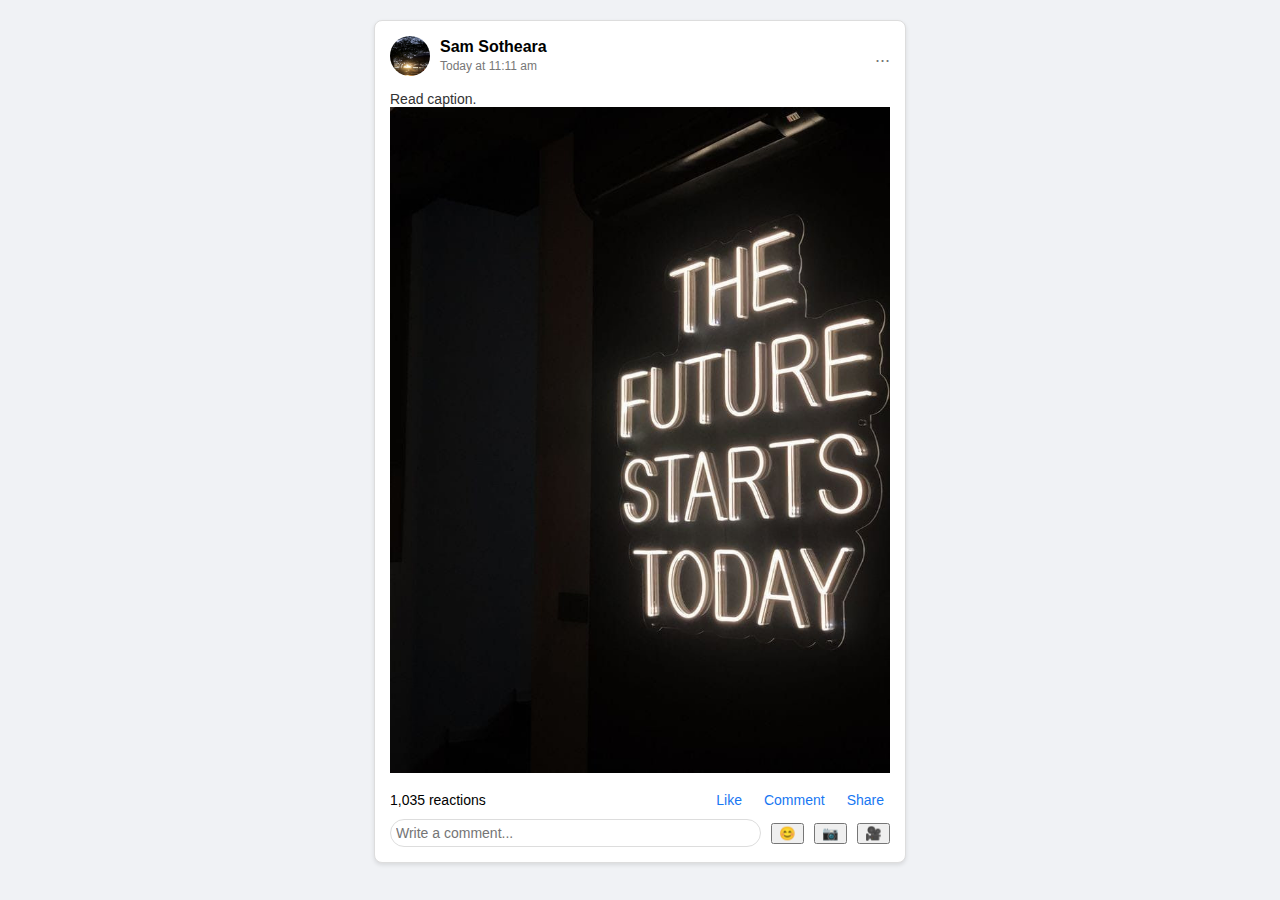
<file: S3/Ex-1/index.html>
<!DOCTYPE html>
<html lang="en">
<head>
  <meta charset="UTF-8">
  <meta name="viewport" content="width=device-width, initial-scale=1.0">
  <title>Facebook Post Layout</title>
  <link rel="stylesheet" href="style.css">
</head>
<body>
  <div class="post-card">
    <div class="profile-section">
      <img src="profile.jpg" alt="Profile Picture" class="profile-picture">
      <div class="profile-details">
        <h4>Sam Sotheara</h4>
        <span>Today at 11:11 am</span>
      </div>
      <div class="options">...</div>
    </div>
    <div class="post-content"> 
      <p>Read caption. 
        <img src="pic.jpg" alt="Girl in a jacket" width="500" height="500">
    </div>
    <div class="reaction-section">
      <div class="reaction-total">1,035 reactions</div>
      <div class="reaction-buttons">
        <button>Like</button>
        <button>Comment</button>
        <button>Share</button>
      </div>
    </div>
    <div class="comment-section">
      <input
        type="text"
        class="comment-input"
        placeholder="Write a comment..."
      />
      <button>😊</button>
      <button>📷</button>
      <button>🎥</button>
    </div>
  </div>
</body>
</html>
</file>
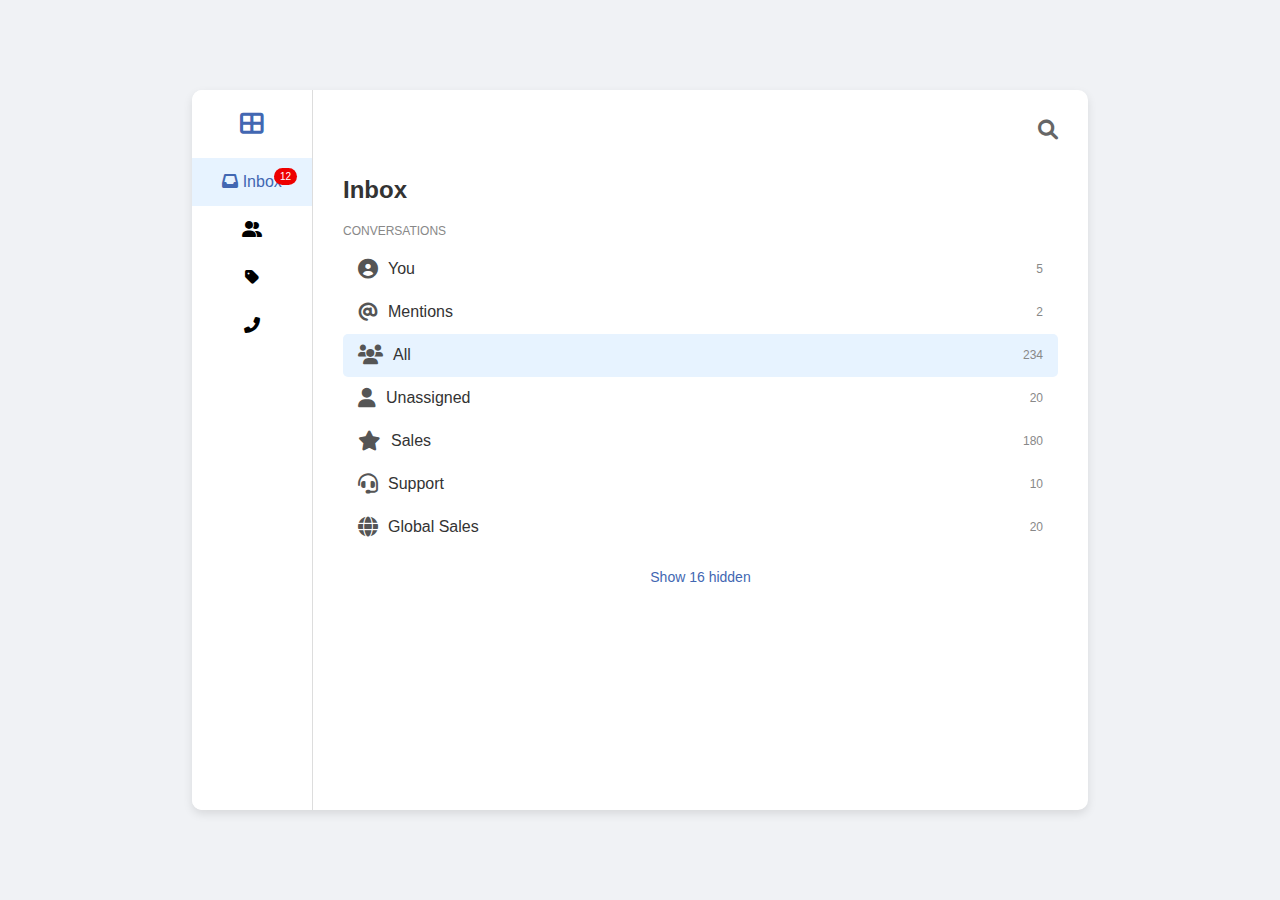
<file: S3/Ex-2/index.html>
<!DOCTYPE html>
<html lang="en">
<head>
    <meta charset="UTF-8">
    <meta name="viewport" content="width=device-width, initial-scale=1.0">
    <link rel="stylesheet" href="style.css">
    <link rel="stylesheet" href="https://cdnjs.cloudflare.com/ajax/libs/font-awesome/6.0.0-beta3/css/all.min.css">
    <title>Sidebar Menu</title>
</head>
<body>
    <div class="main-container">
        <div class="sidebar">
            <div class="logo"><i class="fas fa-th-large"></i></div>
            <div class="menu-item active">
                <span class="icon"><i class="fas fa-inbox"></i></span>
                <span class="label">Inbox</span>
                <span class="count">12</span>
            </div>
            <div class="menu-item">
                <span class="icon"><i class="fas fa-user-friends"></i></span>
            </div>
            <div class="menu-item">
                <span class="icon"><i class="fas fa-tag"></i></span>
            </div>
            <div class="menu-item">
                <span class="icon"><i class="fas fa-phone-alt"></i></span>
            </div>
        </div>
        <div class="content">
            <!-- Search Icon -->
            <div class="search-icon">
                <i class="fa-solid fa-magnifying-glass"></i>
            </div>
            <h2>Inbox</h2>
            <div class="section-title">CONVERSATIONS</div>
            <div class="conversation-item">
                <span class="icon"><i class="fas fa-user-circle"></i></span>
                <span class="label">You</span>
                <span class="count">5</span>
            </div>
            <div class="conversation-item">
                <span class="icon"><i class="fas fa-at"></i></span>
                <span class="label">Mentions</span>
                <span class="count">2</span>
            </div>
            <div class="conversation-item active">
                <span class="icon"><i class="fas fa-users"></i></span>
                <span class="label">All</span>
                <span class="count">234</span>
            </div>
            <div class="conversation-item">
                <span class="icon"><i class="fas fa-user"></i></span>
                <span class="label">Unassigned</span>
                <span class="count">20</span>
            </div>
            <div class="conversation-item">
                <span class="icon"><i class="fas fa-star"></i></span>
                <span class="label">Sales</span>
                <span class="count">180</span>
            </div>
            <div class="conversation-item">
                <span class="icon"><i class="fas fa-headset"></i></span>
                <span class="label">Support</span>
                <span class="count">10</span>
            </div>
            <div class="conversation-item">
                <span class="icon"><i class="fas fa-globe"></i></span>
                <span class="label">Global Sales</span>
                <span class="count">20</span>
            </div>
            <div class="footer">Show 16 hidden</div>
        </div>
    </div>
</body>
</html>
</file>
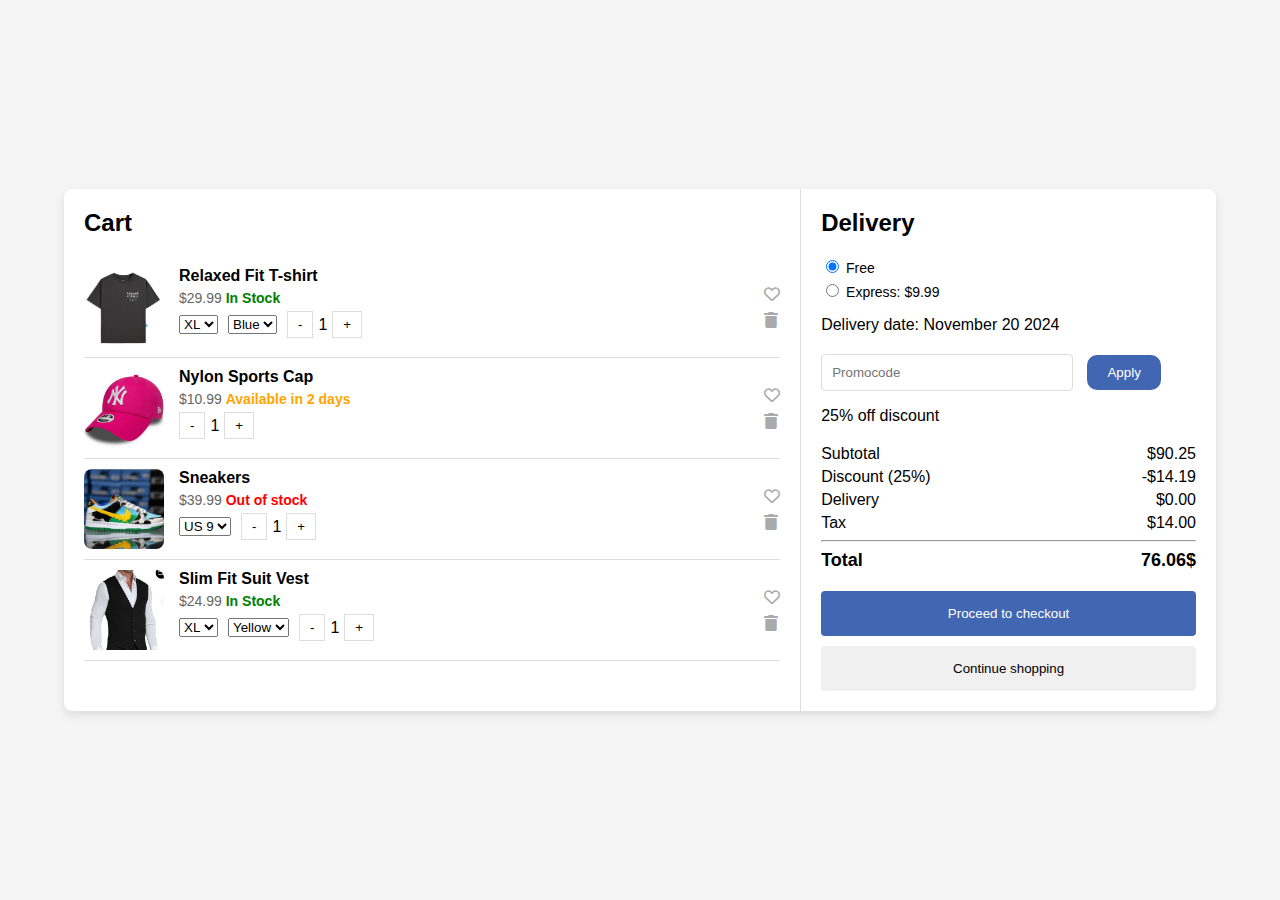
<file: S3/Ex-3/index.html>
<!DOCTYPE html>
<html lang="en">
<head>
    <meta charset="UTF-8">
    <meta name="viewport" content="width=device-width, initial-scale=1.0">
    <title>Shopping Cart</title>
    <link rel="stylesheet" href="https://cdnjs.cloudflare.com/ajax/libs/font-awesome/6.0.0-beta3/css/all.min.css">
    <link rel="stylesheet" href="style.css">
</head>
<body>
    <div class="cart-container">
        <div class="cart">
            <h2>Cart</h2>
            <div class="cart-item">
                <img src="shirt.png" alt="T-shirt">
                <div class="item-details">
                    <h3>Relaxed Fit T-shirt</h3>
                    <p>$29.99 <span class="stock in-stock">In Stock</span></p>
                    <div class="options">
                        <select>
                            <option>XL</option>
                        </select>
                        <select>
                            <option>Blue</option>
                        </select>
                        <div class="quantity">
                            <button>-</button>
                            <span>1</span>
                            <button>+</button>
                        </div>
                    </div>
                </div>
                <div class="actions">
                    <i class="far fa-heart"></i>
                    <i class="fas fa-trash"></i>
                </div>
            </div>
            <div class="cart-item">
                <img src="cap.png" alt="Cap">
                <div class="item-details">
                    <h3>Nylon Sports Cap</h3>
                    <p>$10.99 <span class="stock available-soon">Available in 2 days</span></p>
                    <div class="options">
                        <div class="quantity">
                            <button>-</button>
                            <span>1</span>
                            <button>+</button>
                        </div>
                    </div>
                </div>
                <div class="actions">
                    <i class="far fa-heart"></i>
                    <i class="fas fa-trash"></i>
                </div>
            </div>
            <div class="cart-item">
                <img src="sneaker.png" alt="Sneakers">
                <div class="item-details">
                    <h3>Sneakers</h3>
                    <p>$39.99 <span class="stock out-of-stock">Out of stock</span></p>
                    <div class="options">
                        <select>
                            <option>US 9</option>
                        </select>
                        <div class="quantity">
                            <button>-</button>
                            <span>1</span>
                            <button>+</button>
                        </div>
                    </div>
                </div>
                <div class="actions">
                    <i class="far fa-heart"></i>
                    <i class="fas fa-trash"></i>
                </div>
            </div>
            
            <div class="cart-item">
                <img src="suit.png" alt="Vest">
                <div class="item-details">
                    <h3>Slim Fit Suit Vest</h3>
                    <p>$24.99 <span class="stock in-stock">In Stock</span></p>
                    <div class="options">
                        <select>
                            <option>XL</option>
                        </select>
                        <select>
                            <option>Yellow</option>
                        </select>
                        <div class="quantity">
                            <button>-</button>
                            <span>1</span>
                            <button>+</button>
                        </div>
                    </div>
                </div>
                <div class="actions">
                    <i class="far fa-heart"></i>
                    <i class="fas fa-trash"></i>
                </div>
            </div>
        </div>
        <div class="summary">
            <h2>Delivery</h2>
            <div class="delivery">
                <label><input type="radio" name="delivery" checked> Free</label>
                <label><input type="radio" name="delivery"> Express: $9.99</label>
                <p>Delivery date: November 20 2024</p>
            </div>
            <div class="promo">
                <input type="text" placeholder="Promocode">
                <button>Apply</button>
                <p>25% off discount</p>
            </div>
            <div class="totals">
                <p>Subtotal <span>$90.25</span></p>
                <p>Discount (25%) <span>-$14.19</span></p>
                <p>Delivery <span>$0.00</span></p>
                <p>Tax <span>$14.00</span></p>
                <hr>
                <p class="total">Total <span>76.06$</span></p>
            </div>
            <button class="checkout">Proceed to checkout</button>
            <button class="continue">Continue shopping</button>
        </div>
    </div>
</body>
</html>
</file>
<file: S3/Ex-1/style.css>
body {
    font-family: Arial, sans-serif;
    background-color: #f0f2f5;
    margin: 0;
    padding: 20px;
    display: flex;
    justify-content: center;
  }
  .post-card {
    width: 500px;
    background: #fff;
    border: 1px solid #ddd;
    border-radius: 8px;
    box-shadow: 0 2px 4px rgba(0, 0, 0, 0.1);
    padding: 15px;
  }
  .profile-section {
    display: flex;
    align-items: center;
    margin-bottom: 15px;
  }
  .profile-picture {
    width: 40px;
    height: 40px;
    border-radius: 50%;
    background-color: #ddd;
    margin-right: 10px;
    overflow: hidden;
  }
  .profile-details {
    flex: 1;
  }
  
  .profile-details h4 {
    margin: 0;
    font-size: 16px;
  }
  
  .profile-details span {
    color: #777;
    font-size: 12px;
  }
  
  .options {
    font-size: 18px;
    color: #777;
  }
  
  .post-content {
    margin-bottom: 15px;
    font-size: 16px;

    img {
      width: 100%;
      height: auto;
      border: radius 7px; px;
    }
    
  }
  
  .post-content p {
    font-size: 14px;
    color: #333333;
  }
  
  .image-placeholder {
    background-color: #e4e6eb;
    height: 200px;
    border-radius: 8px;
    margin-top: 10px;
  }
  
  .reaction-section {
    display: flex;
    justify-content: space-between;
    align-items: center;
    font-size: 14px;
    margin-bottom: 10px;
  }
  
  .reaction-buttons {
    display: flex;
    gap: 10px;
  }
  
  .reaction-buttons button {
    background: none;
    border: none;
    cursor: pointer;
    color: #1877f2;
    font-size: 14px;
  }
  
  .comment-section {
    display: flex;
    align-items: center;
    gap: 10px;
  }
  
  .comment-input {
    flex: 1;
    padding: 5px;
    border: 1px solid #ddd;
    border-radius: 15px;
    font-size: 14px;
  }
</file>
<file: S3/Ex-2/style.css>
body {
    margin: 0;
    font-family: Arial, sans-serif;
    background-color: #f0f2f5;
    display: flex;
    justify-content: center;
    align-items: center;
    height: 100vh;
}
.main-container {
    display: flex;
    width: 70%;
    max-width: 1200px;
    height: 80%;
    background-color: #ffffff;
    border-radius: 10px;
    box-shadow: 0px 4px 10px rgba(0, 0, 0, 0.1);
    overflow: hidden;
}

.sidebar {
    width: 120px;
    background-color: #ffffff;
    border-right: 1px solid #ddd;
    display: flex;
    flex-direction: column;
    align-items: center;
    padding-top: 20px;
}

.logo {
    font-size: 24px;
    margin-bottom: 20px;
    color: #4267B2;
}

.menu-item {
    width: 100%;
    text-align: center;
    padding: 15px 0;
    cursor: pointer;
    position: relative;
}

.menu-item.active {
    background-color: #e7f3ff;
    color: #4267B2;
}

.menu-item .count {
    position: absolute;
    top: 10px;
    right: 15px;
    background: #e00;
    color: #fff;
    font-size: 10px;
    padding: 3px 6px;
    border-radius: 10px;
}

.content {
    flex: 1;
    padding: 30px;
    overflow-y: auto;
}

.search-icon {
    text-align: right;
    padding-bottom: 15px;
}

.search-icon i {
    font-size: 20px;
    color: #666;
    cursor: pointer;
    transition: color 0.3s ease;
}

.search-icon i:hover {
    color: #333;
}

h2 {
    font-size: 24px;
    margin-bottom: 15px;
    color: #333;
}

.section-title {
    font-size: 12px;
    color: #888;
    margin: 20px 0 10px;
    text-transform: uppercase;
}

.conversation-item {
    display: flex;
    align-items: center;
    padding: 10px 15px;
    cursor: pointer;
    border-radius: 5px;
    transition: background-color 0.3s ease;
}

.conversation-item:hover {
    background-color: #f4f4f4;
}

.conversation-item.active {
    background-color: #e7f3ff;
    color: #4267B2;
}

.conversation-item .icon {
    font-size: 20px;
    margin-right: 10px;
    color: #555;
}

.conversation-item .label {
    flex: 1;
    font-size: 16px;
    color: #333;
}

.conversation-item .count {
    font-size: 12px;
    color: #888;
}

.footer {
    margin-top: 20px;
    font-size: 14px;
    color: #4267B2;
    cursor: pointer;
    text-align: center;
}
</file>
<file: S3/Ex-3/style.css>
body {
    font-family: Arial, sans-serif;
    margin: 0;
    background-color: #f5f5f5;
    display: flex;
    justify-content: center;
    align-items: center;
    height: 100vh;
}

.cart-container {
    display: flex;
    background: #fff;
    border-radius: 8px;
    overflow: hidden;
    box-shadow: 0 4px 10px rgba(0, 0, 0, 0.1);
    max-width: 1200px;
    width: 90%;
}

.cart, .summary {
    padding: 20px;
}

.cart {
    width: 65%;
    border-right: 1px solid #ddd;
}

.cart h2, .summary h2 {
    margin: 0 0 20px;
}

.cart-item {
    display: flex;
    gap: 15px;
    border-bottom: 1px solid #ddd;
    padding: 10px 0;
}

.cart-item img {
    width: 80px;
    height: 80px;
    border-radius: 8px;
    object-fit: cover;
}

.item-details {
    flex: 1;
}

.item-details h3 {
    margin: 0 0 5px;
    font-size: 16px;
}

.item-details p {
    margin: 5px 0;
    font-size: 14px;
    color: #666;
}

.stock {
    font-weight: bold;
}

.in-stock {
    color: green;
}

.out-of-stock {
    color: red;
}

.available-soon {
    color: orange;
}

.options {
    display: flex;
    gap: 10px;
    align-items: center;
}

.quantity {
    display: flex;
    gap: 5px;
    align-items: center;
}

.quantity button {
    padding: 5px 10px;
    border: 1px solid #ddd;
    background: #fff;
    cursor: pointer;
}

.actions {
    display: flex;
    flex-direction: column;
    justify-content: center;
    gap: 10px;
    color: #aaa;
    cursor: pointer;
}

.actions i:hover {
    color: #333;
}

.summary {
    width: 35%;
}

.delivery, .promo, .totals {
    margin-bottom: 20px;
}

.delivery label {
    display: block;
    margin-bottom: 5px;
    font-size: 14px;
}

.promo input {
    width: calc(80% - 70px);
    padding: 10px;
    margin-right: 10px;
    border: 1px solid #ddd;
    border-radius: 4px;
}

.promo button {
    padding: 10px 20px;
    background: #4267B2;
    color: white;
    border: none;
    border-radius: 10px;
    cursor: pointer;
}

.totals p {
    display: flex;
    justify-content: space-between;
    margin: 5px 0;
}

.total {
    font-weight: bold;
    font-size: 18px;
}

.checkout {
    width: 100%;
    padding: 15px;
    background: #4267B2;
    color: white;
    border: none;
    border-radius: 4px;
    cursor: pointer;
}

.continue {
    width: 100%;
    padding: 15px;
    margin-top: 10px;
    background: #f0f0f0;
    border: none;
    border-radius: 4px;
    cursor: pointer;
}
</file>
